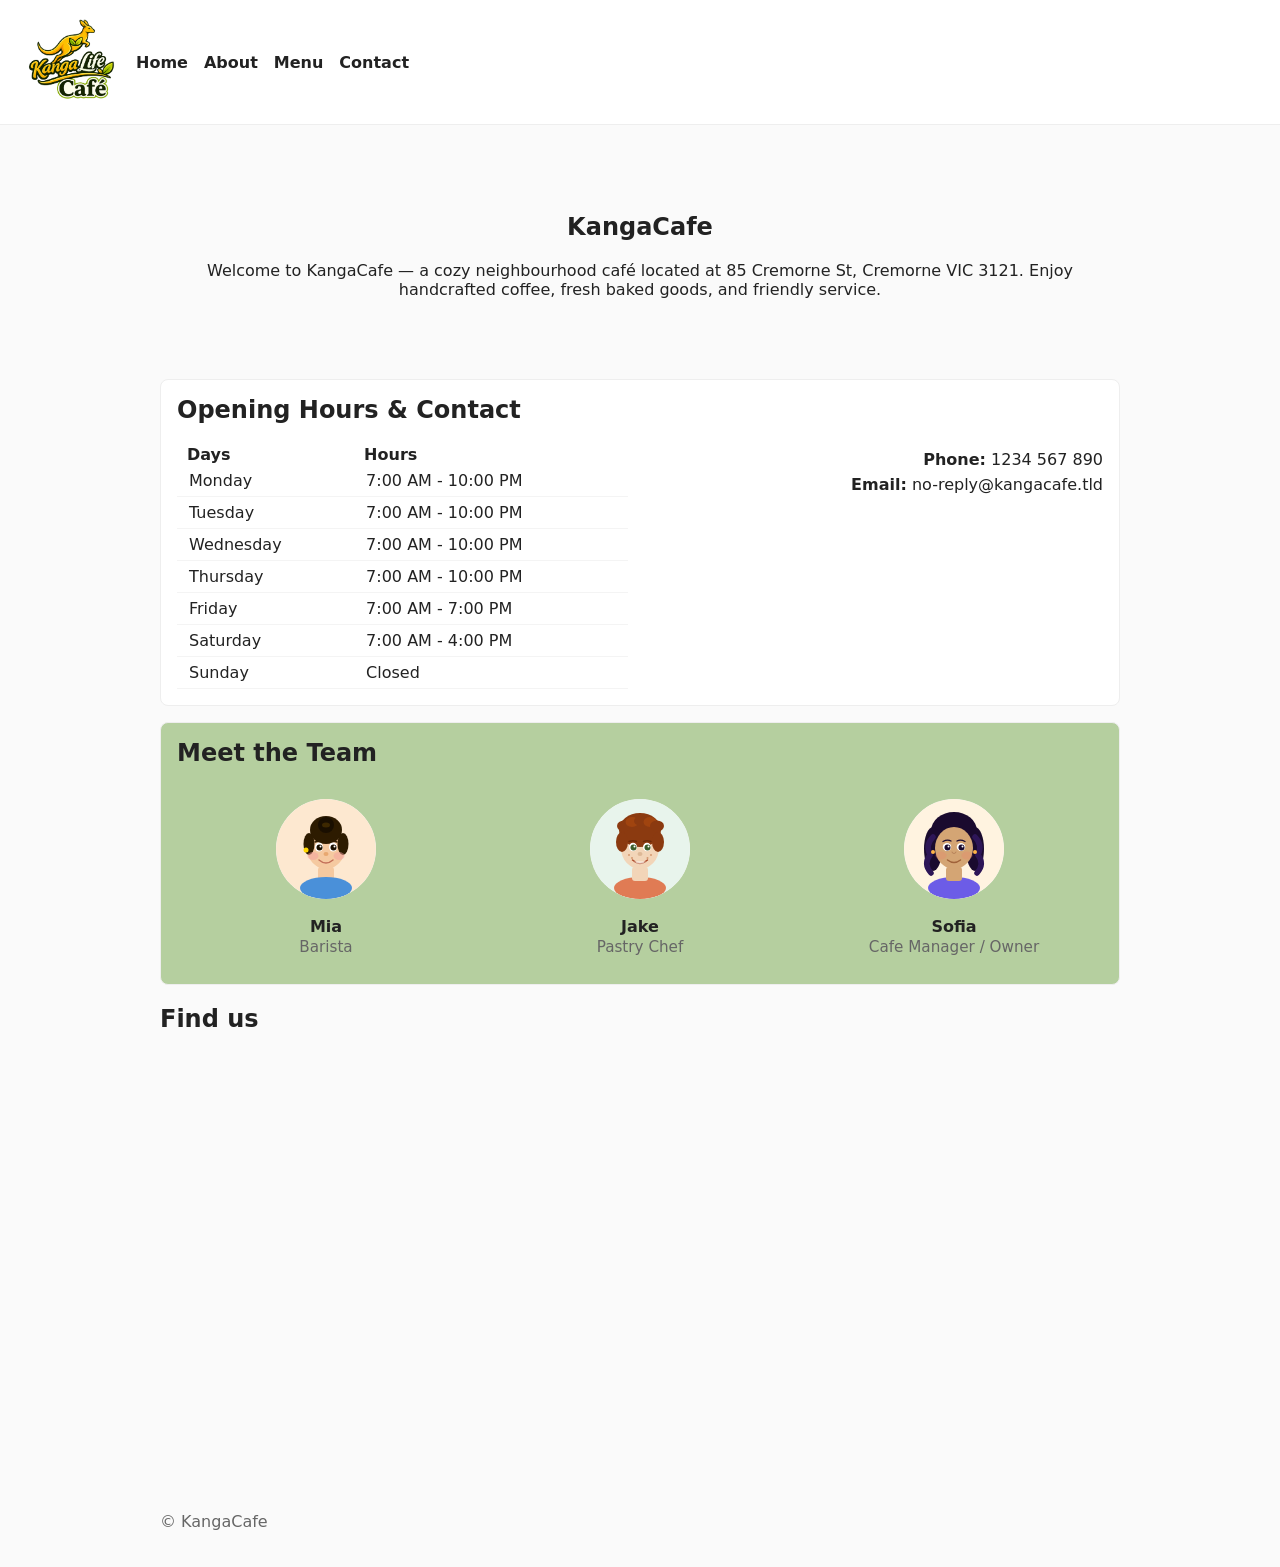
<file: index.html>
<!doctype html>
<html lang="en">

<head>
  <meta charset="utf-8">
  <meta name="viewport" content="width=device-width,initial-scale=1">
  <title>KangaCafe</title>
  <link rel="stylesheet" href="assets/style.css">
</head>

<body>
  <header>
    <nav class="nav">
      <!-- TODO: Add cafe logo that links to home page -->
      <img src="assets/images/kanga-cafe-logo.png" alt="Kanga Cafe Logo">
      <a href="index.html">Home</a>
      <a href="about.html">About</a>
      <a href="items.html">Menu</a>
      <a href="contact.html">Contact</a>
    </nav>
  </header>

  <main class="container">
    <section class="hero">
      <h1>KangaCafe</h1>
      <p>Welcome to KangaCafe — a cozy neighbourhood café located at 85 Cremorne St, Cremorne VIC 3121. Enjoy
        handcrafted coffee, fresh baked goods, and friendly service.</p>
    </section>

    <section class="contact-info">
      <h2>Opening Hours & Contact</h2>
      <div class="hours">

        <!-- TODO: Add opening hours table here. -->
        <table>
          <tr>
            <th>Days</th>
            <th>Hours</th>
          </tr>

          <tr>
            <td>Monday</td>
            <td>7:00 AM - 10:00 PM</td>
          </tr>
          <tr>
            <td>Tuesday</td>
            <td>7:00 AM - 10:00 PM</td>
          </tr>
          <tr>
            <td>Wednesday</td>
            <td>7:00 AM - 10:00 PM</td>
          </tr>
          <tr>
            <td>Thursday</td>
            <td>7:00 AM - 10:00 PM</td>
          </tr>
          <tr>
            <td>Friday</td>
            <td>7:00 AM - 7:00 PM</td>
          </tr>
          <tr>
            <td>Saturday</td>
            <td>7:00 AM - 4:00 PM</td>
          </tr>
          <tr>
            <td>Sunday</td>
            <td>Closed</td>
          </tr>
        </table>
        <div class="contact">
          <p><b>Phone:</b> 1234 567 890</p>
          <p><b>Email:</b> no-reply@kangacafe.tld</p>
        </div>
      </div>
    </section>

    <section class="staff">
      <h2>Meet the Team</h2>
      <div class="staff-grid">
        <article class="staff-card">
          <!-- TODO: Add image of Mia -->
          <img src="assets/images/mia.svg" alt="Mia">
          <h3>Mia</h3>
          <p class="role">Barista</p>
        </article>

        <article class="staff-card">
          <!-- TODO: Add image of Jake -->
          <img src="assets/images/jake.svg" alt="Jake">
          <h3>Jake</h3>
          <p class="role">Pastry Chef</p>
        </article>

        <article class="staff-card">
          <!-- TODO: Add image of Sofia -->
          <img src="assets/images/sofia.svg" alt="Sofia">
          <h3>Sofia</h3>
          <p class="role">Cafe Manager / Owner</p>
        </article>
      </div>
    </section>

    <section class="map">
      <h2>Find us</h2>
      <div class="map-wrap">
        <iframe
          src="https://www.google.com/maps/embed?pb=!1m18!1m12!1m3!1d3151.3785547427033!2d144.98876542819738!3d-37.82802274164946!2m3!1f0!2f0!3f0!3m2!1i1024!2i768!4f13.1!3m3!1m2!1s0x6ad6429112c6b92f%3A0xaf5de308887a85d2!2sKangan%20Institute%20Cremorne!5e0!3m2!1sen!2sau!4v1779010232948!5m2!1sen!2sau"
          width="600" height="450" style="border:0;" allowfullscreen="" loading="lazy"
          referrerpolicy="no-referrer-when-downgrade"></iframe>
      </div>
    </section>
  </main>

  <footer class="container">
    <p>&copy; KangaCafe</p>
  </footer>
</body>

</html>
</file>
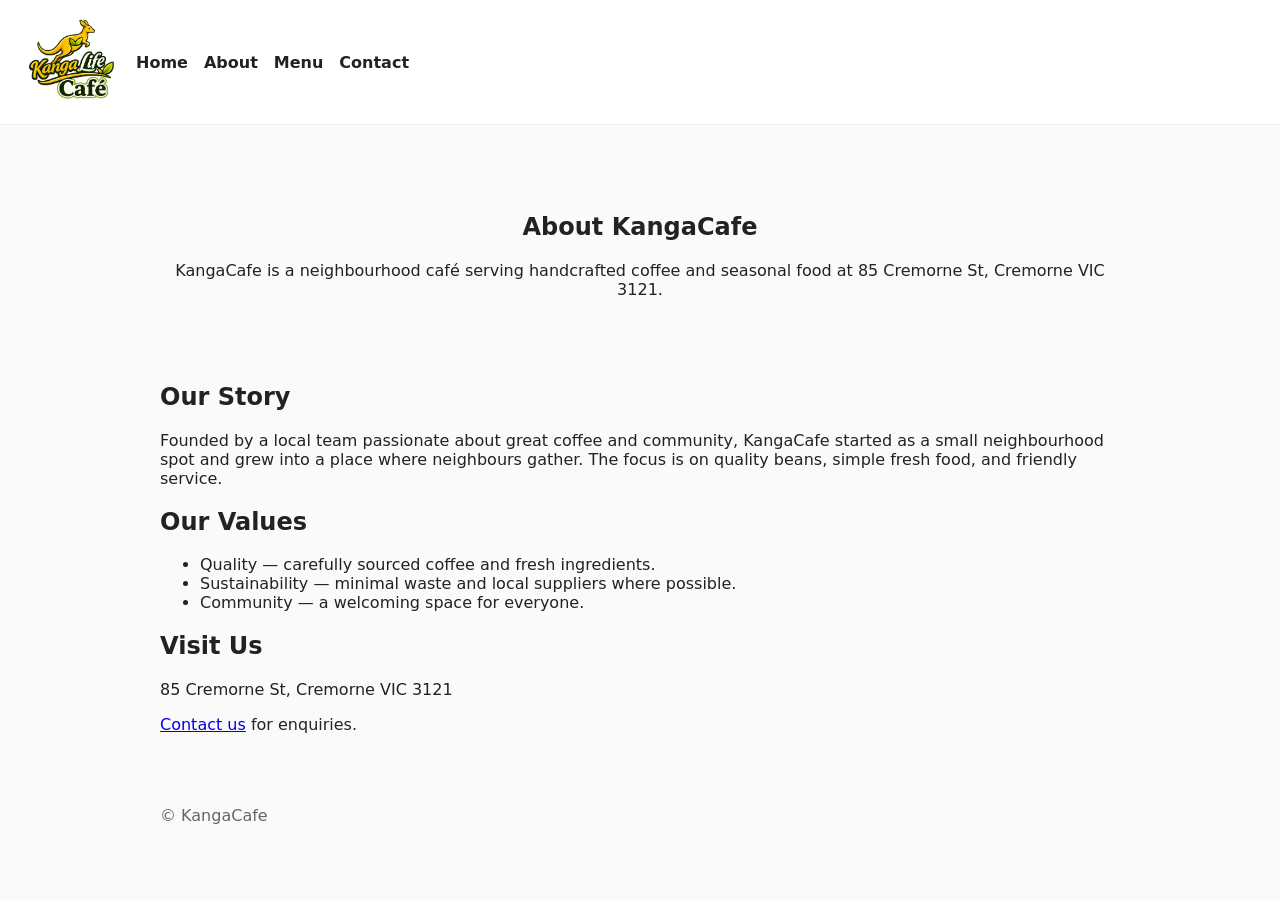
<file: about.html>
<!doctype html>
<html lang="en">

<head>
  <meta charset="utf-8">
  <meta name="viewport" content="width=device-width,initial-scale=1">
  <title>About — KangaCafe</title>
  <link rel="stylesheet" href="assets/style.css">
</head>

<body>
  <header>
    <nav class="nav">
      <!-- TODO: Add cafe logo that links to home page -->
      <img src="assets/images/kanga-cafe-logo.png" alt="Kanga Cafe Logo">
      <a href="index.html">Home</a>
      <a href="about.html">About</a>
      <a href="items.html">Menu</a>
      <a href="contact.html">Contact</a>
    </nav>
  </header>

  <main class="container">
    <section class="hero">
      <h1>About KangaCafe</h1>
      <p>KangaCafe is a neighbourhood café serving handcrafted coffee and seasonal food at 85 Cremorne St, Cremorne VIC
        3121.</p>
    </section>

    <section class="story">
      <h2>Our Story</h2>
      <p>Founded by a local team passionate about great coffee and community, KangaCafe started as a small neighbourhood
        spot and grew into a place where neighbours gather. The focus is on quality beans, simple fresh food, and
        friendly service.</p>
    </section>

    <section class="values">
      <h2>Our Values</h2>
      <ul>
        <li>Quality — carefully sourced coffee and fresh ingredients.</li>
        <li>Sustainability — minimal waste and local suppliers where possible.</li>
        <li>Community — a welcoming space for everyone.</li>
      </ul>
    </section>

    <section class="visit">
      <h2>Visit Us</h2>
      <p>85 Cremorne St, Cremorne VIC 3121</p>
      <p><a href="#">Contact us</a> for enquiries.</p>
    </section>
  </main>

  <footer class="container">
    <p>&copy; KangaCafe</p>
  </footer>
</body>

</html>
</file>
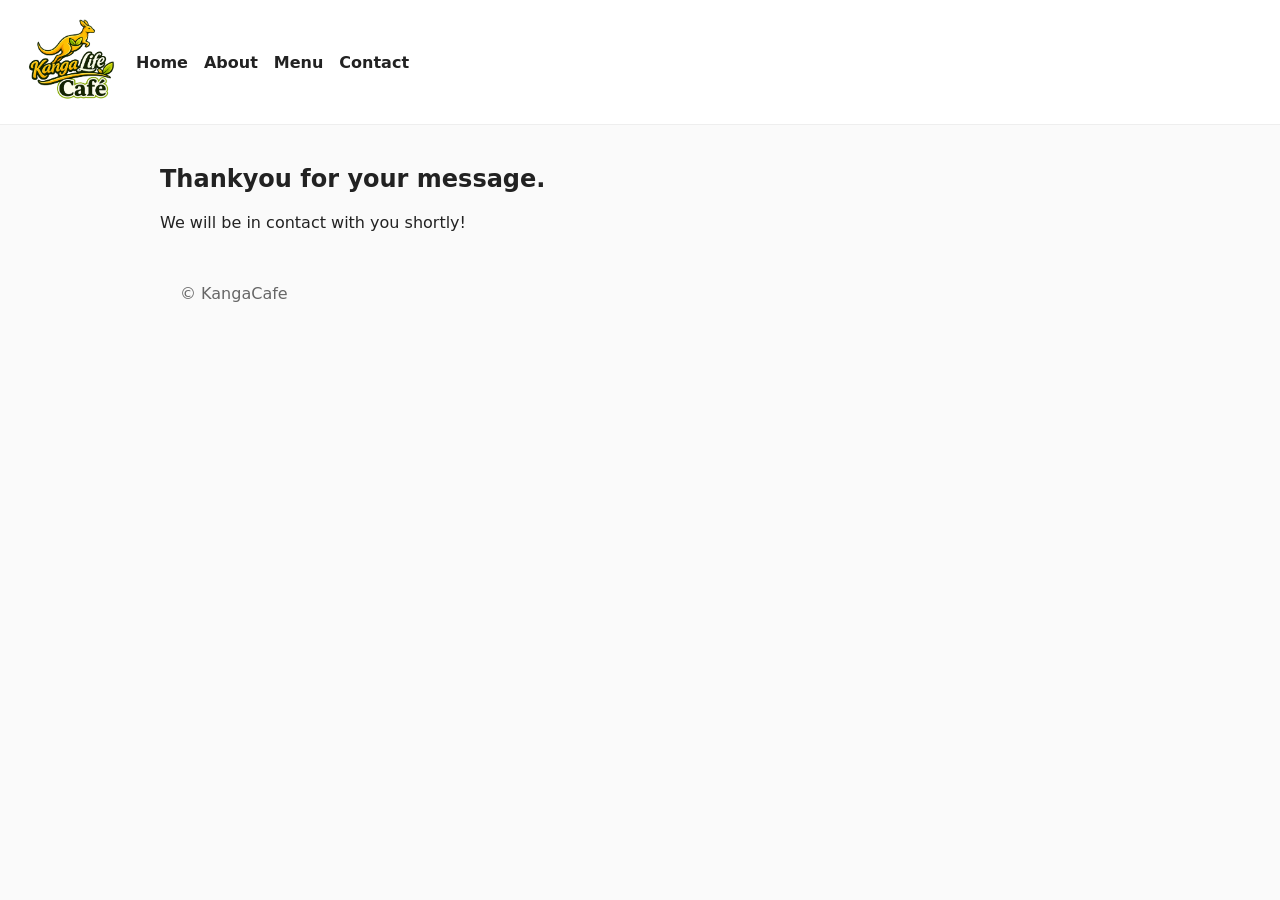
<file: contact-thank-you.html>
<!doctype html>
<html lang="en">

<head>
    <meta charset="utf-8">
    <meta name="viewport" content="width=device-width,initial-scale=1">
    <title>Contact — KangaCafe</title>
    <link rel="stylesheet" href="assets/style.css">
</head>

<body>
    <header>
        <nav class="nav">
            <!-- TODO: Add cafe logo that links to home page -->
            <img src="assets/images/kanga-cafe-logo.png" alt="Kanga Cafe Logo">
            <a href="index.html">Home</a>
            <a href="about.html">About</a>
            <a href="items.html">Menu</a>
            <a href="contact.html">Contact</a>
        </nav>
    </header>

    <main class="container">
        <section class="thankyou">
            <h1>Thankyou for your message.</h1>
            <p>We will be in contact with you shortly!</p>
        </section>

        <footer class="container">
            <p>&copy; KangaCafe</p>
        </footer>

</body>

</html>
</file>
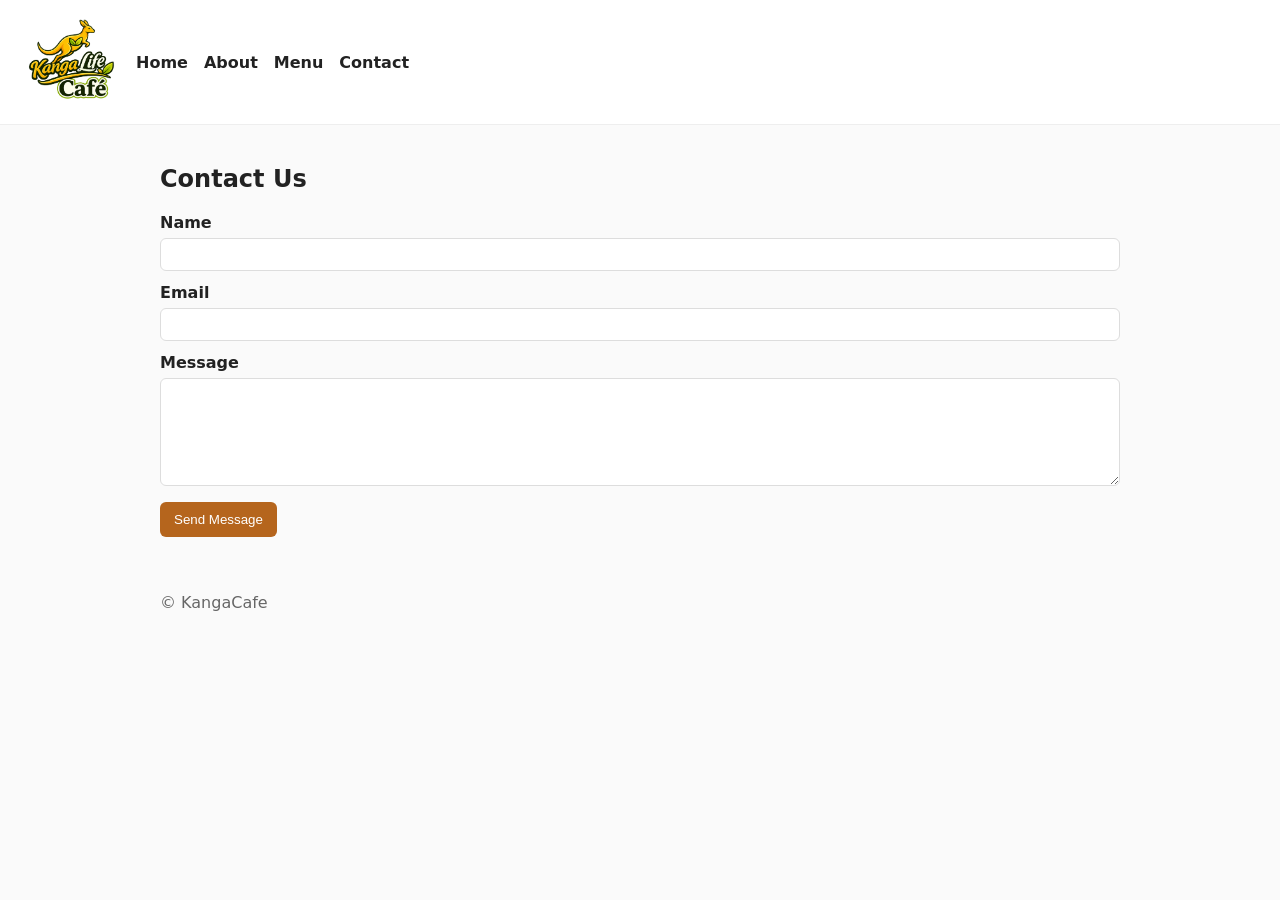
<file: contact.html>
<!doctype html>
<html lang="en">

<head>
  <meta charset="utf-8">
  <meta name="viewport" content="width=device-width,initial-scale=1">
  <title>Contact — KangaCafe</title>
  <link rel="stylesheet" href="assets/style.css">
</head>

<body>
  <header>
    <nav class="nav">
      <!-- TODO: Add cafe logo that links to home page -->
      <img src="assets/images/kanga-cafe-logo.png" alt="Kanga Cafe Logo">
      <a href="index.html">Home</a>
      <a href="about.html">About</a>
      <a href="items.html">Menu</a>
      <a href="contact.html">Contact</a>
    </nav>
  </header>

  <main class="container">
    <h2>Contact Us</h2>
    <form method="get" action="contact-thank-you.html">
      <label for="name">Name</label>
      <input id="name" name="name" type="text" required>

      <label for="email">Email</label>
      <input id="email" name="email" type="email" required>

      <label for="message">Message</label>
      <textarea id="message" name="message" rows="6" required></textarea>

      <button type="submit">Send Message</button>
    </form>

  </main>

  <footer class="container">
    <p>&copy; KangaCafe</p>
  </footer>

</body>

</html>
</file>
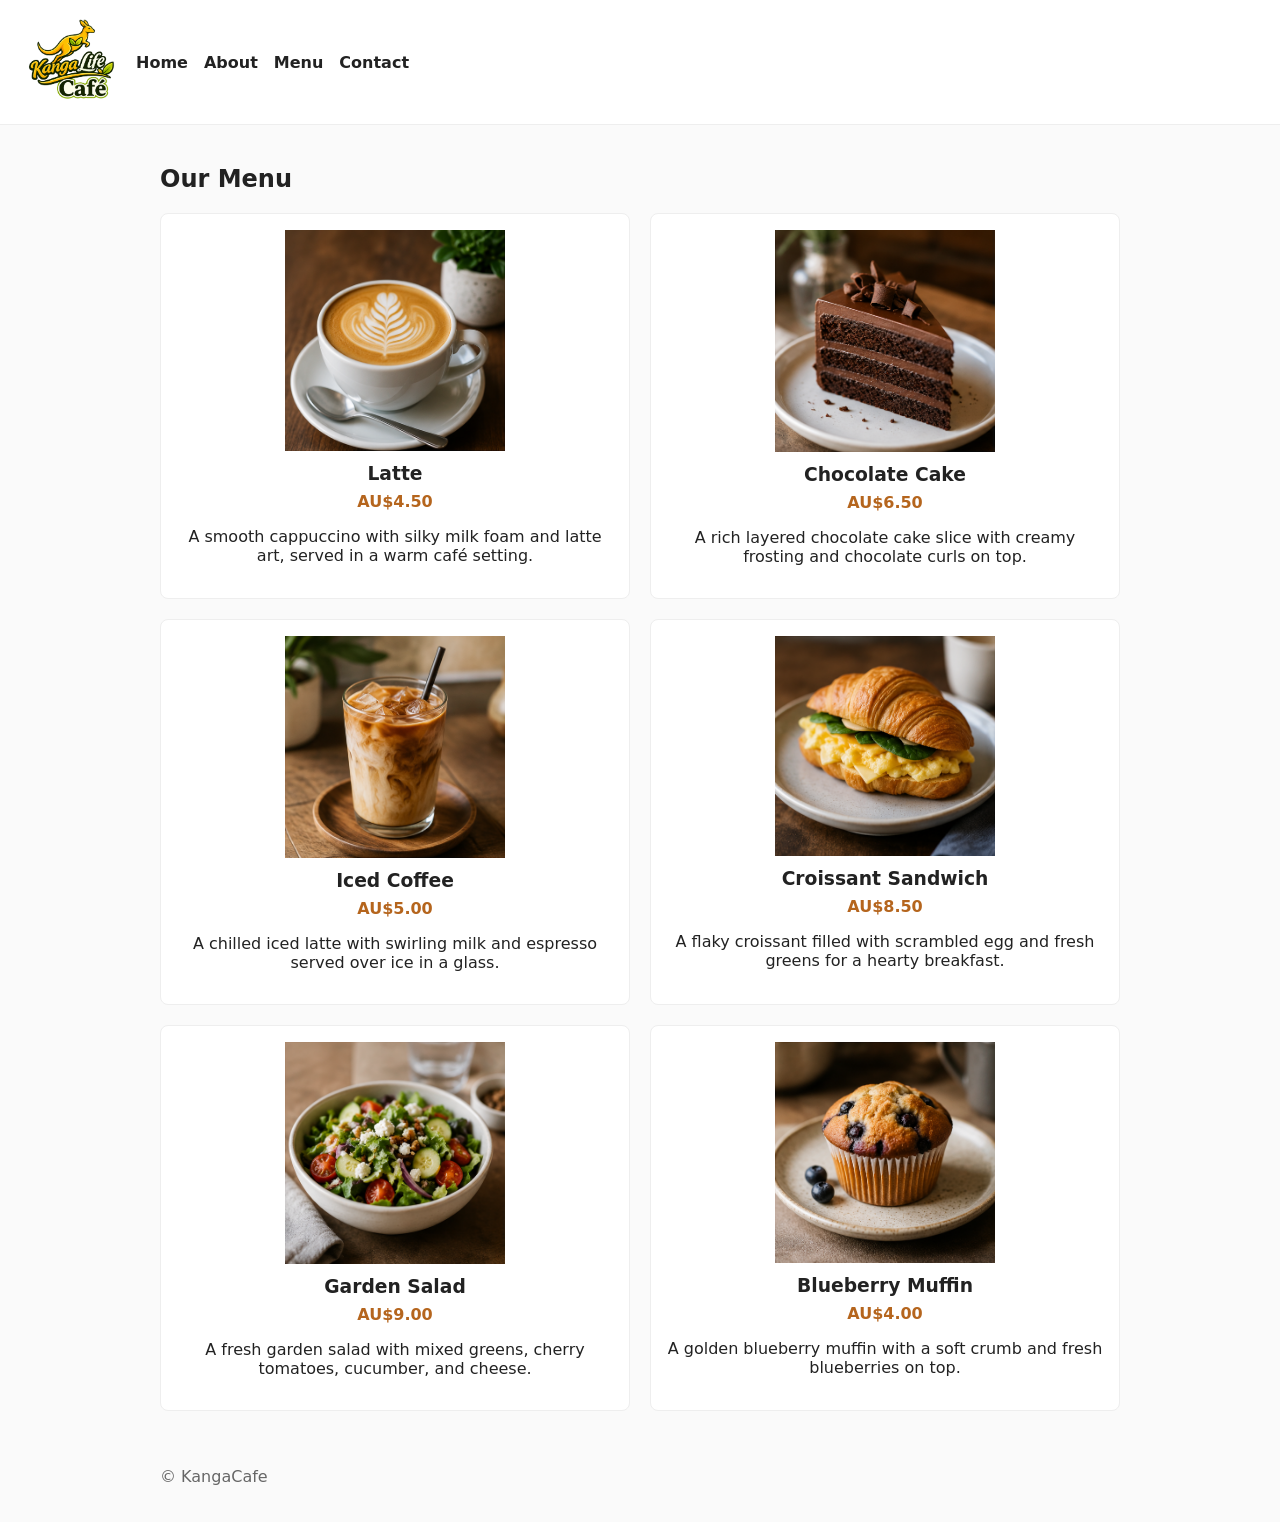
<file: items.html>
<!doctype html>
<html lang="en">

<head>
  <meta charset="utf-8">
  <meta name="viewport" content="width=device-width,initial-scale=1">
  <title>KangaCafe — Menu</title>
  <link rel="stylesheet" href="assets/style.css">
</head>

<body>
  <header>
    <nav class="nav">
      <!-- TODO: Add cafe logo that links to home page -->
      <img src="assets/images/kanga-cafe-logo.png" alt="Kanga Cafe Logo">
      <a href="index.html">Home</a>
      <a href="about.html">About</a>
      <a href="items.html">Menu</a>
      <a href="contact.html">Contact</a>
    </nav>
  </header>

  <main class="container">
    <h2>Our Menu</h2>
    <section class="items-grid">
      <article class="item-card">
        <!-- TODO: Add image of product here -->
        <img src="assets/images/latte-coffee.png" alt="latte-coffee">
        <h3>Latte</h3>
        <p class="price">AU$4.50</p>
        <p>A smooth cappuccino with silky milk foam and latte art, served in a warm café setting.</p>
      </article>

      <article class="item-card">
        <!-- TODO: Add image of product here -->
        <img src="assets/images/chocolate-cake-slice.png" alt="chocolate-cake-slice">
        <h3>Chocolate Cake</h3>
        <p class="price">AU$6.50</p>
        <p>A rich layered chocolate cake slice with creamy frosting and chocolate curls on top.</p>
      </article>

      <article class="item-card">
        <!-- TODO: Add image of product here -->
        <img src="assets/images/iced-coffee.png" alt="iced-coffee">
        <h3>Iced Coffee</h3>
        <p class="price">AU$5.00</p>
        <p>A chilled iced latte with swirling milk and espresso served over ice in a glass.</p>
      </article>

      <article class="item-card">
        <!-- TODO: Add image of product here -->
        <img src="assets/images/egg-croissant.png" alt="egg-croissant">
        <h3>Croissant Sandwich</h3>
        <p class="price">AU$8.50</p>
        <p>A flaky croissant filled with scrambled egg and fresh greens for a hearty breakfast.</p>
      </article>

      <article class="item-card">
        <!-- TODO: Add image of product here -->
        <img src="assets/images/garden-salad.png" alt="garden-salad">
        <h3>Garden Salad</h3>
        <p class="price">AU$9.00</p>
        <p>A fresh garden salad with mixed greens, cherry tomatoes, cucumber, and cheese.</p>
      </article>

      <article class="item-card">
        <!-- TODO: Add image of product here -->
        <img src="assets/images/blueberry-muffin.png" alt="blueberry-muffin">
        <h3>Blueberry Muffin</h3>
        <p class="price">AU$4.00</p>
        <p>A golden blueberry muffin with a soft crumb and fresh blueberries on top.</p>
      </article>
    </section>
  </main>

  <footer class="container">
    <p>&copy; KangaCafe</p>
  </footer>
</body>

</html>
</file>
<file: assets/style.css>
/* KangaCafe styles */

:root {
  --accent: #b5651d;
}

* {
  box-sizing: border-box;
}

body {
  font-family: system-ui, -apple-system, 'Segoe UI', Roboto, 'Helvetica Neue', Arial, sans-serif;
  margin: 0;
  color: #222;
  background: #fafafa;
}

.container {
  max-width: 1000px;
  margin: 0 auto;
  padding: 20px;
}


header img {
  width: 100px;
}

.nav {
  display: flex;
  gap: 16px;
  padding: 12px 20px;
  background: #fff;
  border-bottom: 1px solid #eee;
  align-items: center;
}

.nav a {
  text-decoration: none;
  color: #222;
  font-weight: 600;
}

.hero {
  padding: 48px 0;
  text-align: center;
}

.items-grid {
  display: grid;
  grid-template-columns: repeat(2, 1fr);
  gap: 20px;
  margin-top: 12px;
}

.item-card {
  background: #fff;
  border: 1px solid #eee;
  border-radius: 8px;
  padding: 16px;
  text-align: center;
}

.item-card img {
  max-width: 220px;
  height: auto;
  margin: 0 auto 12px;
  display: block;
}

.item-card h3 {
  margin: 8px 0;
}

.item-card .price {
  margin: 6px 0;
  font-weight: 700;
  color: var(--accent);
}

form label {
  display: block;
  margin-top: 12px;
  font-weight: 600;
}

input[type='text'],
input[type='email'],
textarea {
  width: 100%;
  padding: 8px;
  margin-top: 6px;
  border: 1px solid #ddd;
  border-radius: 6px;
}

button {
  margin-top: 12px;
  background: var(--accent);
  color: #fff;
  border: none;
  padding: 10px 14px;
  border-radius: 6px;
  cursor: pointer;
}

.form-result {
  font-weight: 600;
}

footer {
  padding: 12px 20px;
  color: #666;
}

.map-wrap {
  max-width: 100%;
  overflow: hidden;
}

.map-wrap iframe {
  width: 100%;
  height: 400px;
  border: 0;
}

.contact-info {
  background: #fff;
  border: 1px solid #eee;
  border-radius: 8px;
  padding: 16px;
  margin-top: 16px;
}

.contact-info h2 {
  margin-top: 0;
}

.hours {
  display: flex;
  gap: 24px;
  align-items: flex-start;
}

.hours table {
  flex: 1;
  border-collapse: collapse;
}

.hours table th {
  padding-left: 10px;
  text-align: left;
}

.hours table td {
  padding: 6px 12px;
  border-bottom: 1px solid #f4f4f4;
}

.contact {
  flex: 1;
}

.contact p {
  text-align: right;
  margin: 6px 0;
}

.staff {
  background: #B5CF9F;
  border: 1px solid #eee;
  border-radius: 8px;
  padding: 16px;
  margin-top: 16px;
}

.staff h2 {
  margin-top: 0;
}

.staff-grid {
  display: grid;
  grid-template-columns: repeat(3, 1fr);
  gap: 16px;
  margin-top: 12px;
  align-items: start;
}

.staff-card {
  text-align: center;
  padding: 12px;
}

.staff-card img {
  width: 100px;
  height: 100px;
  border-radius: 50%;
  object-fit: cover;
  margin: 0 auto 8px;
  background: #f7f7f7;
}

.staff-card h3 {
  margin: 6px 0 2px;
  font-size: 1rem;
}

.staff-card p {
  margin: 0;
  color: #666;
  font-size: 0.95rem;
}

@media (max-width: 700px) {
  .items-grid {
    grid-template-columns: 1fr;
  }

  .nav {
    justify-content: center;
  }

  .hours {
    flex-direction: column;
  }

  .map-wrap iframe {
    height: 250px;
  }

  .staff-grid {
    grid-template-columns: 1fr;
  }

  .thankyou {
  padding: 48px 0;
  text-align: center;
  } 
}
</file>
